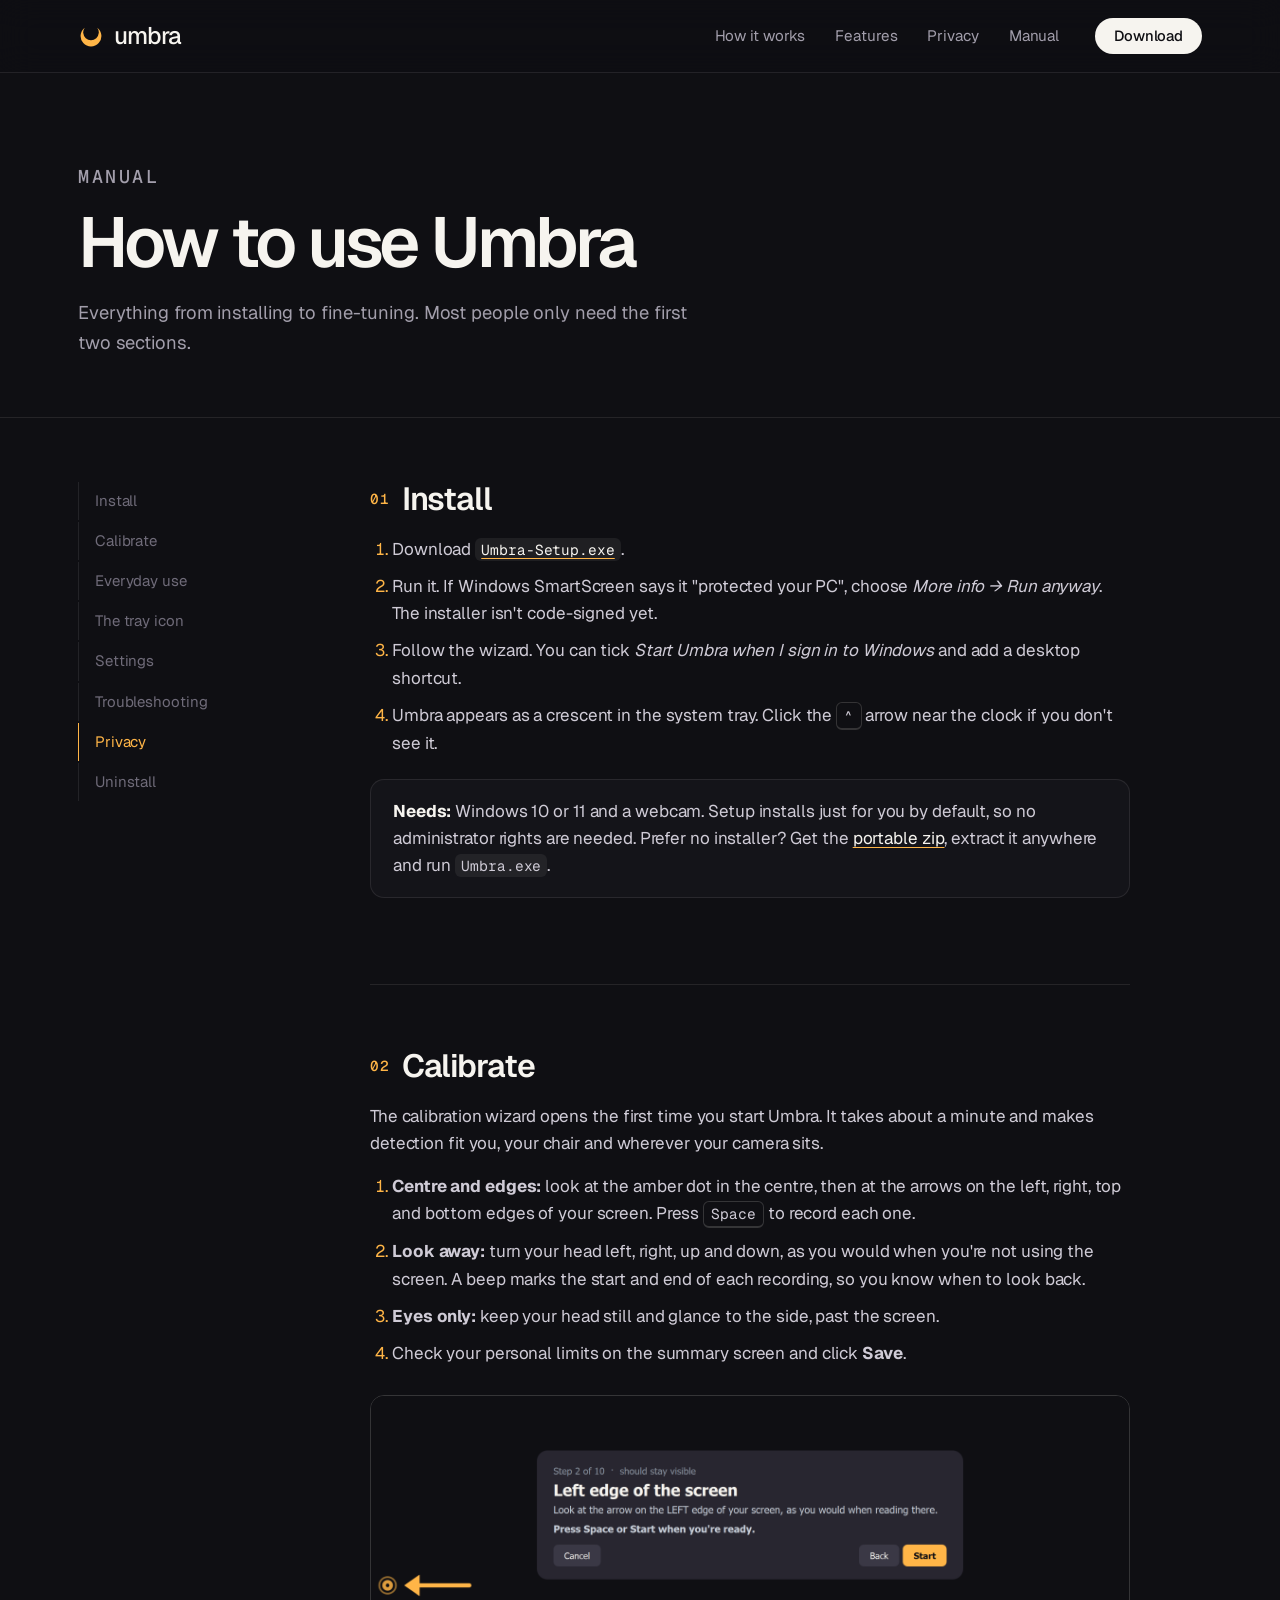
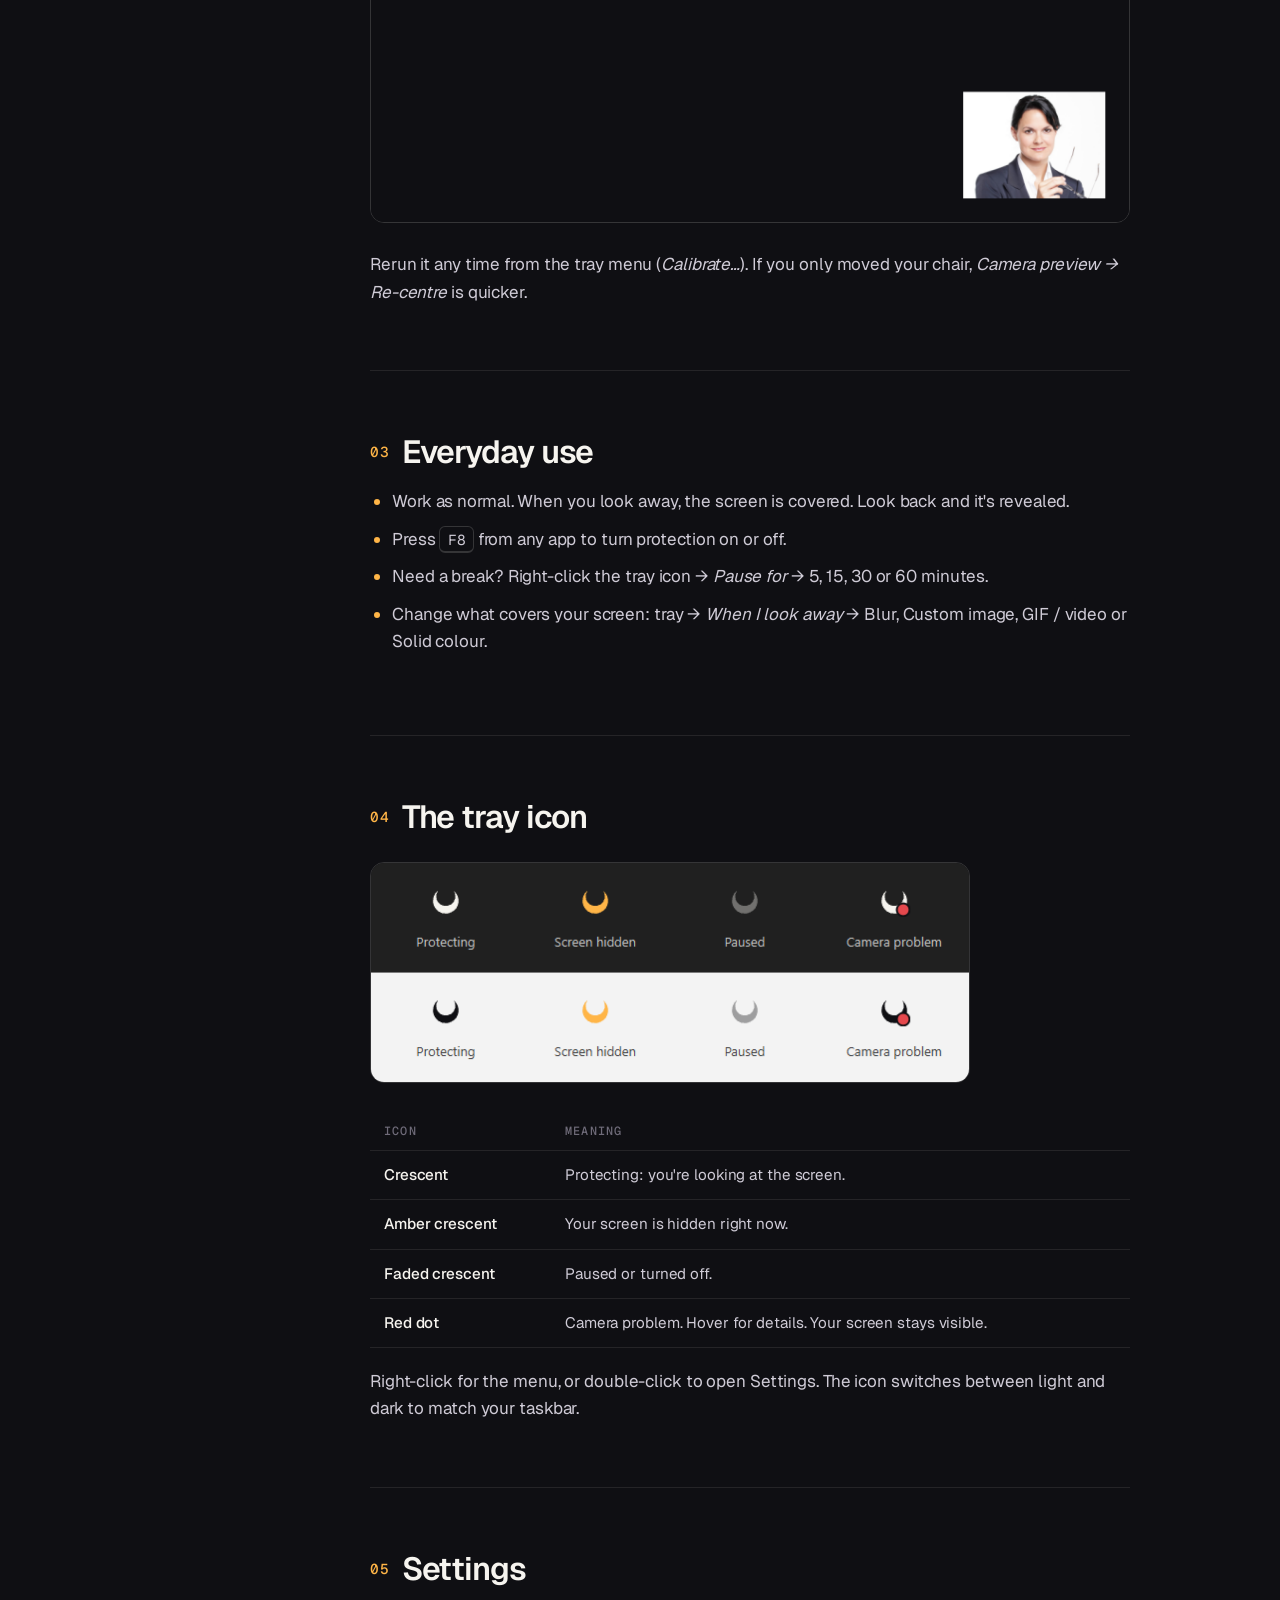
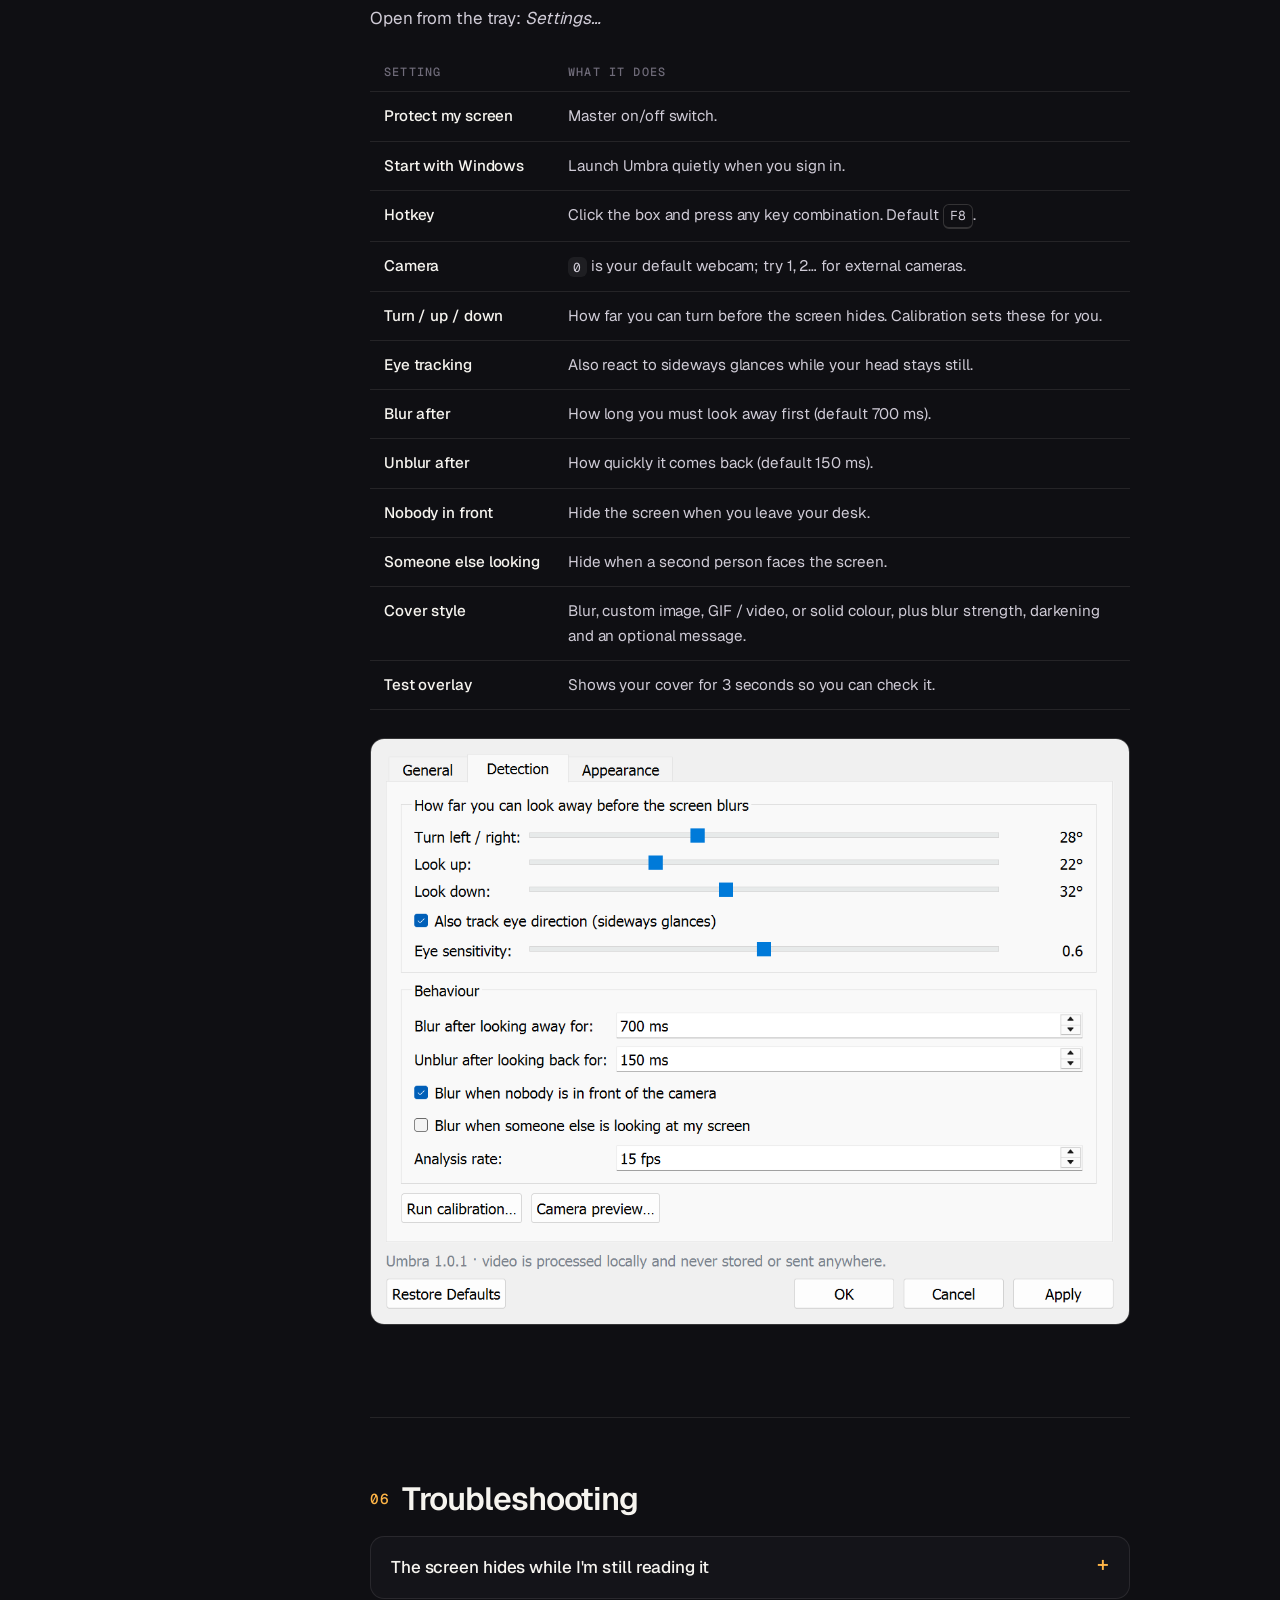
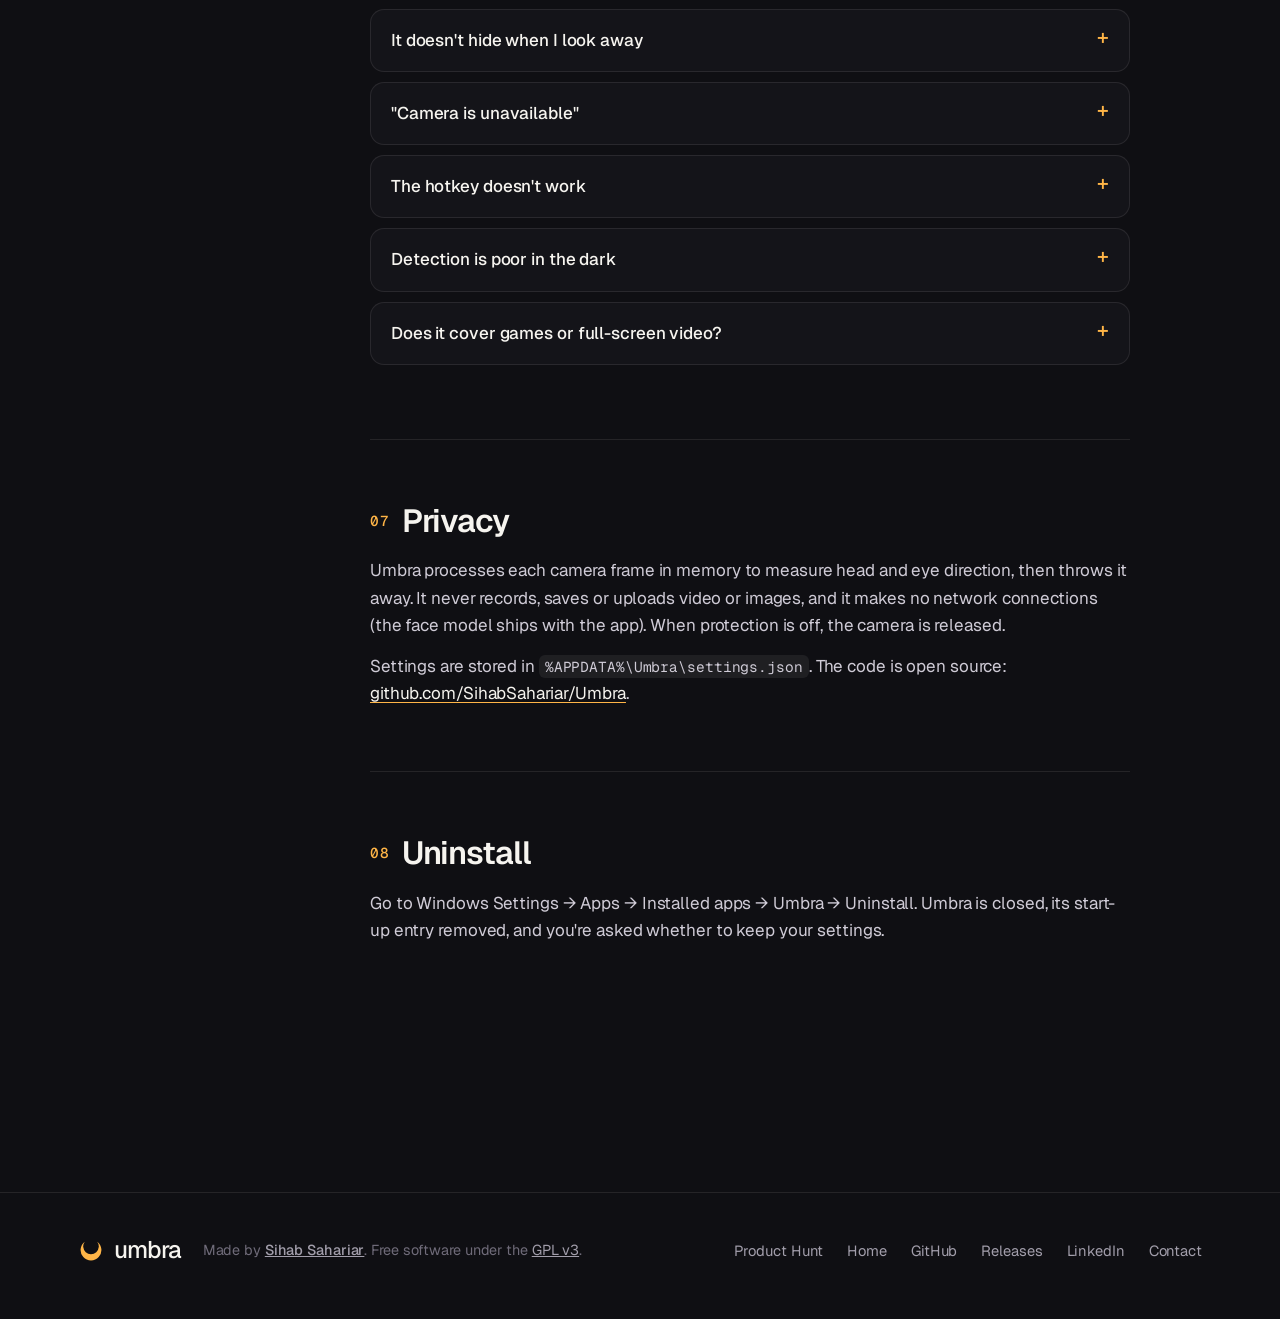
<file: docs/manual.html>
<!doctype html>
<html lang="en">
<head>
  <meta charset="utf-8">
  <meta name="viewport" content="width=device-width, initial-scale=1">
  <title>Umbra manual</title>
  <meta name="description" content="How to install, calibrate and use Umbra, the privacy screen for Windows that hides your display when you look away.">
  <meta name="theme-color" content="#0F0F13">
  <link rel="icon" href="assets/brand/favicon.ico" sizes="any">
  <link rel="icon" href="assets/brand/favicon-32.png" type="image/png" sizes="32x32">
  <link rel="preconnect" href="https://fonts.googleapis.com">
  <link rel="preconnect" href="https://fonts.gstatic.com" crossorigin>
  <link href="https://fonts.googleapis.com/css2?family=Geist:wght@300;400;500;600;700&family=Geist+Mono:wght@400;500&display=swap" rel="stylesheet">
  <link rel="stylesheet" href="style.css">
</head>
<body>

<svg width="0" height="0" style="position:absolute" aria-hidden="true">
  <symbol id="mark" viewBox="0 0 100 100"><path d="M26 18A40 40 0 1 0 74 18A30 30 0 1 1 26 18Z"/></symbol>
</svg>

<header class="nav scrolled" id="nav" data-solid>
  <div class="wrap nav-inner">
    <a class="brand" href="index.html" aria-label="Umbra home"><svg class="brand-mark"><use href="#mark"/></svg><span>umbra</span></a>
    <nav class="nav-links" aria-label="Sections">
      <a href="index.html#how">How it works</a>
      <a href="index.html#features">Features</a>
      <a href="index.html#privacy">Privacy</a>
      <a href="manual.html" aria-current="page">Manual</a>
    </nav>
    <a class="btn btn-light btn-sm nav-cta" href="https://github.com/SihabSahariar/Umbra/releases/latest/download/Umbra-Setup.exe">Download</a>
  </div>
</header>

<main>
  <div class="doc-hero">
    <div class="wrap">
      <p class="kicker">Manual</p>
      <h1>How to use Umbra</h1>
      <p>Everything from installing to fine-tuning. Most people only need the first two sections.</p>
    </div>
  </div>

  <div class="wrap doc">
    <nav class="toc" aria-label="Manual contents">
      <a href="#install">Install</a>
      <a href="#calibrate">Calibrate</a>
      <a href="#daily">Everyday use</a>
      <a href="#tray">The tray icon</a>
      <a href="#settings">Settings</a>
      <a href="#troubleshooting">Troubleshooting</a>
      <a href="#privacy">Privacy</a>
      <a href="#uninstall">Uninstall</a>
    </nav>

    <article class="prose">
      <section id="install">
        <h2><span class="num">01</span>Install</h2>
        <ol>
          <li>Download <a href="https://github.com/SihabSahariar/Umbra/releases/latest/download/Umbra-Setup.exe"><code>Umbra-Setup.exe</code></a>.</li>
          <li>Run it. If Windows SmartScreen says it "protected your PC", choose <em>More info → Run anyway</em>. The installer isn't code-signed yet.</li>
          <li>Follow the wizard. You can tick <em>Start Umbra when I sign in to Windows</em> and add a desktop shortcut.</li>
          <li>Umbra appears as a crescent in the system tray. Click the <kbd>^</kbd> arrow near the clock if you don't see it.</li>
        </ol>
        <p class="callout"><strong>Needs:</strong> Windows 10 or 11 and a webcam. Setup installs just for you by default, so no administrator rights are needed. Prefer no installer? Get the <a href="https://github.com/SihabSahariar/Umbra/releases/latest/download/Umbra-win64.zip">portable zip</a>, extract it anywhere and run <code>Umbra.exe</code>.</p>
      </section>

      <section id="calibrate">
        <h2><span class="num">02</span>Calibrate</h2>
        <p>The calibration wizard opens the first time you start Umbra. It takes about a minute and makes detection fit you, your chair and wherever your camera sits.</p>
        <ol>
          <li><strong>Centre and edges:</strong> look at the amber dot in the centre, then at the arrows on the left, right, top and bottom edges of your screen. Press <kbd>Space</kbd> to record each one.</li>
          <li><strong>Look away:</strong> turn your head left, right, up and down, as you would when you're not using the screen. A beep marks the start and end of each recording, so you know when to look back.</li>
          <li><strong>Eyes only:</strong> keep your head still and glance to the side, past the screen.</li>
          <li>Check your personal limits on the summary screen and click <strong>Save</strong>.</li>
        </ol>
        <figure><img src="assets/img/wizard-edge.png" alt="Calibration wizard asking you to look at the left edge of the screen" loading="lazy" width="1600" height="900"></figure>
        <p>Rerun it any time from the tray menu (<em>Calibrate…</em>). If you only moved your chair, <em>Camera preview → Re-centre</em> is quicker.</p>
      </section>

      <section id="daily">
        <h2><span class="num">03</span>Everyday use</h2>
        <ul>
          <li>Work as normal. When you look away, the screen is covered. Look back and it's revealed.</li>
          <li>Press <kbd>F8</kbd> from any app to turn protection on or off.</li>
          <li>Need a break? Right-click the tray icon → <em>Pause for</em> → 5, 15, 30 or 60 minutes.</li>
          <li>Change what covers your screen: tray → <em>When I look away</em> → Blur, Custom image, GIF / video or Solid colour.</li>
        </ul>
      </section>

      <section id="tray">
        <h2><span class="num">04</span>The tray icon</h2>
        <figure class="narrow"><img src="assets/img/tray-states.png" alt="Tray icon states on dark and light taskbars" loading="lazy" width="600" height="220"></figure>
        <table>
          <thead><tr><th>Icon</th><th>Meaning</th></tr></thead>
          <tbody>
            <tr><td>Crescent</td><td>Protecting: you're looking at the screen.</td></tr>
            <tr><td>Amber crescent</td><td>Your screen is hidden right now.</td></tr>
            <tr><td>Faded crescent</td><td>Paused or turned off.</td></tr>
            <tr><td>Red dot</td><td>Camera problem. Hover for details. Your screen stays visible.</td></tr>
          </tbody>
        </table>
        <p>Right-click for the menu, or double-click to open Settings. The icon switches between light and dark to match your taskbar.</p>
      </section>

      <section id="settings">
        <h2><span class="num">05</span>Settings</h2>
        <p>Open from the tray: <em>Settings…</em></p>
        <table>
          <thead><tr><th>Setting</th><th>What it does</th></tr></thead>
          <tbody>
            <tr><td>Protect my screen</td><td>Master on/off switch.</td></tr>
            <tr><td>Start with Windows</td><td>Launch Umbra quietly when you sign in.</td></tr>
            <tr><td>Hotkey</td><td>Click the box and press any key combination. Default <kbd>F8</kbd>.</td></tr>
            <tr><td>Camera</td><td><code>0</code> is your default webcam; try 1, 2… for external cameras.</td></tr>
            <tr><td>Turn / up / down</td><td>How far you can turn before the screen hides. Calibration sets these for you.</td></tr>
            <tr><td>Eye tracking</td><td>Also react to sideways glances while your head stays still.</td></tr>
            <tr><td>Blur after</td><td>How long you must look away first (default 700 ms).</td></tr>
            <tr><td>Unblur after</td><td>How quickly it comes back (default 150 ms).</td></tr>
            <tr><td>Nobody in front</td><td>Hide the screen when you leave your desk.</td></tr>
            <tr><td>Someone else looking</td><td>Hide when a second person faces the screen.</td></tr>
            <tr><td>Cover style</td><td>Blur, custom image, GIF / video, or solid colour, plus blur strength, darkening and an optional message.</td></tr>
            <tr><td>Test overlay</td><td>Shows your cover for 3 seconds so you can check it.</td></tr>
          </tbody>
        </table>
        <figure><img src="assets/img/settings-detection.png" alt="Settings window, Detection tab" loading="lazy" width="1120" height="864"></figure>
      </section>

      <section id="troubleshooting">
        <h2><span class="num">06</span>Troubleshooting</h2>
        <details><summary>The screen hides while I'm still reading it</summary>
          <p>Run <em>Calibrate…</em> again and look at the real edges of your screen during the edge steps. You can also raise the angles or the <em>Blur after</em> delay in Settings → Detection. If it happens when you glance at the keyboard, raise <em>Look down</em>.</p></details>
        <details><summary>It doesn't hide when I look away</summary>
          <p>Open <em>Camera preview…</em> and turn your head: the readout shows FOCUSED or AWAY and why. Lower the angles, or rerun calibration and turn further during the look-away steps.</p></details>
        <details><summary>"Camera is unavailable"</summary>
          <p>Another app (Teams, Zoom, the Camera app) may be using the webcam, or camera access may be off in Windows Settings → Privacy &amp; security → Camera. For an external webcam, try camera 1 or 2 in Settings → General. Umbra retries every few seconds.</p></details>
        <details><summary>The hotkey doesn't work</summary>
          <p>Another program may already use that key. Umbra tells you when it can't register one. Pick a different combination in Settings → General.</p></details>
        <details><summary>Detection is poor in the dark</summary>
          <p>The face tracker needs to see your face. Put some light in front of you rather than behind you.</p></details>
        <details><summary>Does it cover games or full-screen video?</summary>
          <p>Ordinary windows and borderless-windowed apps, yes. Exclusive-fullscreen games draw above everything and can't be covered.</p></details>
      </section>

      <section id="privacy">
        <h2><span class="num">07</span>Privacy</h2>
        <p>Umbra processes each camera frame in memory to measure head and eye direction, then throws it away. It never records, saves or uploads video or images, and it makes no network connections (the face model ships with the app). When protection is off, the camera is released.</p>
        <p>Settings are stored in <code>%APPDATA%\Umbra\settings.json</code>. The code is open source: <a href="https://github.com/SihabSahariar/Umbra">github.com/SihabSahariar/Umbra</a>.</p>
      </section>

      <section id="uninstall">
        <h2><span class="num">08</span>Uninstall</h2>
        <p>Go to Windows Settings → Apps → Installed apps → Umbra → Uninstall. Umbra is closed, its start-up entry removed, and you're asked whether to keep your settings.</p>
      </section>
    </article>
  </div>
</main>

<footer class="footer">
  <div class="wrap footer-inner">
    <div class="footer-brand">
      <a class="brand" href="index.html"><svg class="brand-mark"><use href="#mark"/></svg><span>umbra</span></a>
      <p>Made by <a href="https://www.producthunt.com/@sihab_sahariar"><strong>Sihab Sahariar</strong></a>. Free software under the <a href="https://github.com/SihabSahariar/Umbra/blob/main/LICENSE">GPL v3</a>.</p>
    </div>
    <nav class="footer-links" aria-label="Footer">
      <a href="https://www.producthunt.com/products/umbra-5?embed=true&amp;utm_source=badge-featured&amp;utm_medium=badge&amp;utm_campaign=badge-umbra-a3c5c015-e0b5-4709-afea-d50c8ecc3d64">Product Hunt</a>
      <a href="index.html">Home</a>
      <a href="https://github.com/SihabSahariar/Umbra">GitHub</a>
      <a href="https://github.com/SihabSahariar/Umbra/releases">Releases</a>
      <a href="https://www.linkedin.com/in/sihabsahariar/">LinkedIn</a>
      <a href="mailto:sihabsahariarcse@gmail.com">Contact</a>
    </nav>
  </div>
</footer>

<script src="site.js"></script>
</body>
</html>
</file>
<file: docs/style.css>
/* Umbra - site styles. Brand: Amber #FFB547 · Ink #0F0F13 · Ink 2 #2A2833 · Paper #F6F4EF · Geist */
:root {
  --amber: #FFB547;
  --amber-hi: #FFC977;
  --ink: #0F0F13;
  --ink-1: #141419;
  --ink-2: #1C1B22;
  --ink-3: #2A2833;
  --line: rgba(246, 244, 239, .09);
  --line-2: rgba(246, 244, 239, .16);
  --paper: #F6F4EF;
  --paper-2: #ECE9E2;
  --text: #F6F4EF;
  --muted: #A29EAB;
  --dim: #6F6B79;
  --ink-text: #17161C;
  --ink-muted: #5E5A66;
  --r: 20px;
  --wrap: 1180px;
  --font: "Geist", ui-sans-serif, system-ui, -apple-system, "Segoe UI", sans-serif;
  --mono: "Geist Mono", ui-monospace, "Cascadia Code", Consolas, monospace;
  --ease: cubic-bezier(.2, .7, .2, 1);
  color-scheme: dark;
}

*, *::before, *::after { box-sizing: border-box; }
html { scroll-behavior: smooth; scroll-padding-top: 80px; -webkit-text-size-adjust: 100%; }
body {
  margin: 0; background: var(--ink); color: var(--text);
  font: 400 17px/1.6 var(--font); letter-spacing: -0.006em;
  -webkit-font-smoothing: antialiased; -moz-osx-font-smoothing: grayscale;
  overflow-x: hidden;
}
img, video { max-width: 100%; height: auto; display: block; }
a { color: inherit; }
h1, h2, h3 { margin: 0; font-weight: 600; letter-spacing: -0.035em; line-height: 1.05; }
h3 { font-size: 1.15rem; letter-spacing: -0.02em; line-height: 1.25; }
p { margin: 0; }
code, kbd { font-family: var(--mono); font-size: .85em; }
code { background: rgba(127, 127, 127, .14); padding: .12em .42em; border-radius: 6px; }
kbd { display: inline-block; padding: .05em .5em; border-radius: 6px; border: 1px solid var(--line-2); border-bottom-width: 2px; }
::selection { background: var(--amber); color: var(--ink); }
:focus-visible { outline: 2px solid var(--amber); outline-offset: 3px; border-radius: 8px; }

.wrap { max-width: var(--wrap); margin: 0 auto; padding: 0 28px; }
.kicker { font: 500 .8rem/1 var(--mono); letter-spacing: .14em; text-transform: uppercase; color: var(--amber); margin-bottom: 20px; }
.light .kicker { color: #B7700A; }
h2.split { font-size: clamp(2.1rem, 4.6vw, 3.6rem); max-width: 18ch; }

/* ------------------------------------------------------------------ buttons */
.btn {
  display: inline-flex; align-items: center; gap: 10px; padding: 15px 24px; border-radius: 999px;
  font: 500 1rem/1 var(--font); text-decoration: none; letter-spacing: -0.01em; white-space: nowrap;
  border: 1px solid transparent; transition: transform .25s var(--ease), background .2s, border-color .2s, box-shadow .25s;
}
.btn:hover { transform: translateY(-2px); }
.btn .ico { width: 17px; height: 17px; fill: currentColor; }
.btn-amber { background: var(--amber); color: var(--ink); box-shadow: 0 10px 40px -10px rgba(255, 181, 71, .55); }
.btn-amber:hover { background: var(--amber-hi); box-shadow: 0 14px 50px -10px rgba(255, 181, 71, .7); }
.btn-ghost { border-color: var(--line-2); color: var(--text); background: rgba(246, 244, 239, .03); }
.btn-ghost:hover { border-color: rgba(246, 244, 239, .35); background: rgba(246, 244, 239, .06); }
.btn-light { background: var(--paper); color: var(--ink); }
.btn-light:hover { background: #fff; }
.btn-sm { padding: 10px 18px; font-size: .92rem; }

/* ------------------------------------------------------------------ nav */
.nav { position: fixed; inset: 0 0 auto; z-index: 50; transition: background .3s, border-color .3s, backdrop-filter .3s; border-bottom: 1px solid transparent; }
.nav.scrolled { background: rgba(15, 15, 19, .72); backdrop-filter: blur(16px) saturate(140%); -webkit-backdrop-filter: blur(16px) saturate(140%); border-bottom-color: var(--line); }
.nav-inner { display: flex; align-items: center; gap: 36px; height: 72px; }
.brand { display: inline-flex; align-items: center; gap: 10px; text-decoration: none; color: var(--text); }
.brand span { font-weight: 500; font-size: 1.5rem; letter-spacing: -0.045em; line-height: 1; }
.brand-mark { width: 26px; height: 26px; fill: var(--amber); flex: none; }
.nav-links { display: flex; gap: 30px; margin-left: auto; }
.nav-links a { color: var(--muted); text-decoration: none; font-size: .95rem; transition: color .2s; }
.nav-links a:hover { color: var(--text); }

/* ------------------------------------------------------------------ hero */
.hero { position: relative; padding: 168px 0 110px; overflow: hidden; isolation: isolate; }
.eclipse-bg {
  position: absolute; z-index: -1; left: 50%; top: -520px; width: 1100px; height: 1100px; transform: translateX(-50%);
  border-radius: 50%;
  background: radial-gradient(circle at 50% 50%, rgba(255, 181, 71, .22), rgba(255, 181, 71, .06) 45%, transparent 68%);
}
.eclipse-bg::after { /* the dark body passing in front */
  content: ""; position: absolute; left: 50%; top: 16%; width: 62%; height: 62%; transform: translateX(-50%);
  border-radius: 50%; background: radial-gradient(circle, var(--ink) 58%, transparent 71%);
}
.hero-inner { text-align: center; display: flex; flex-direction: column; align-items: center; }
.chip {
  display: inline-flex; align-items: center; gap: 10px; padding: 8px 16px; border-radius: 999px; margin-bottom: 34px;
  border: 1px solid var(--line-2); background: rgba(246, 244, 239, .04); color: var(--muted);
  font-size: .88rem; text-decoration: none; transition: border-color .2s, color .2s;
}
.chip:hover { border-color: rgba(255, 181, 71, .5); color: var(--text); }
.chip-dot { width: 7px; height: 7px; border-radius: 50%; background: var(--amber); box-shadow: 0 0 0 4px rgba(255, 181, 71, .18); }
.hero h1 { font-size: clamp(3rem, 8.4vw, 6.6rem); letter-spacing: -0.055em; line-height: .98; font-weight: 600; }
.hides { display: inline-block; color: var(--amber); animation: hide 7s var(--ease) infinite; }
@keyframes hide {
  0%, 38%, 100% { filter: blur(0); opacity: 1; }
  48%, 66% { filter: blur(14px); opacity: .55; }
  72% { filter: blur(0); opacity: 1; }
}
.lede { max-width: 40rem; margin: 30px auto 0; color: var(--muted); font-size: clamp(1.05rem, 1.6vw, 1.25rem); line-height: 1.55; }
.cta { display: flex; flex-wrap: wrap; gap: 12px; justify-content: center; margin-top: 40px; }
.meta { margin-top: 18px; color: var(--dim); font-size: .85rem; font-family: var(--mono); letter-spacing: -.01em; }

.stage { position: relative; margin: 88px auto 0; max-width: 1060px; }
.stage-glow { position: absolute; inset: 8% 6% -4%; z-index: -1; filter: blur(80px); opacity: .5;
  background: radial-gradient(60% 60% at 50% 60%, rgba(255, 181, 71, .45), transparent 70%); }
.screen {
  border-radius: 18px; overflow: hidden; background: var(--ink-2);
  border: 1px solid var(--line-2);
  box-shadow: 0 50px 120px -40px rgba(0, 0, 0, .9), 0 0 0 8px rgba(246, 244, 239, .025);
}
.screen-bar { display: flex; align-items: center; gap: 7px; height: 38px; padding: 0 16px; border-bottom: 1px solid var(--line); background: var(--ink-1); }
.screen-bar span { width: 11px; height: 11px; border-radius: 50%; background: var(--ink-3); }
.screen-bar em { margin-left: auto; font: 500 .72rem/1 var(--mono); font-style: normal; color: var(--dim); letter-spacing: .08em; text-transform: uppercase; }
.screen-bar em::before { content: ""; display: inline-block; width: 7px; height: 7px; border-radius: 50%; background: #E5484D; margin-right: 8px; vertical-align: 1px; animation: rec 1.6s ease-in-out infinite; }
@keyframes rec { 50% { opacity: .25; } }
.screen video { width: 100%; aspect-ratio: 16 / 9; object-fit: cover; background: var(--ink); }
.stage figcaption { text-align: center; color: var(--dim); font-size: .92rem; margin: 22px auto 0; max-width: 46rem; }

/* ------------------------------------------------------------------ try it */
.try { padding: 120px 0; }
.try-grid { display: grid; grid-template-columns: .85fr 1.15fr; gap: 72px; align-items: center; }
.try-copy h2 { font-size: clamp(2rem, 3.8vw, 3rem); margin-bottom: 22px; max-width: 13ch; }
.try-copy p { color: var(--muted); font-size: 1.08rem; max-width: 30rem; }
.hint { margin-top: 26px !important; font: 500 .85rem var(--mono) !important; color: var(--dim) !important; display: flex; align-items: center; gap: 10px; }
.hint::before { content: ""; width: 8px; height: 8px; border-radius: 50%; background: var(--paper); transition: background .3s; }
.hint.away { color: var(--amber) !important; }
.hint.away::before { background: var(--amber); box-shadow: 0 0 0 4px rgba(255, 181, 71, .2); }
.try-screen { position: relative; border-radius: 16px; overflow: hidden; border: 1px solid var(--line-2); cursor: default;
  box-shadow: 0 40px 90px -40px rgba(0, 0, 0, .85); }
.try-screen img { transition: filter .35s var(--ease), transform .6s var(--ease); }
.try-cover { position: absolute; inset: 0; display: grid; place-items: end center; padding-bottom: 12%;
  background: rgba(15, 15, 19, .12); opacity: 0; transition: opacity .3s var(--ease); pointer-events: none; }
.try-pill { display: inline-flex; align-items: center; gap: 10px; padding: 11px 20px; border-radius: 999px;
  background: rgba(15, 15, 19, .82); color: var(--paper); font-size: .95rem; backdrop-filter: blur(6px); }
.try-pill .brand-mark { width: 18px; height: 18px; }
.try-screen.away img { filter: blur(18px) saturate(.9); transform: scale(1.04); }
.try-screen.away .try-cover { opacity: 1; }
.try-touch { display: none; position: absolute; top: 12px; right: 12px; padding: 8px 14px; border-radius: 999px; border: 0;
  background: rgba(15, 15, 19, .8); color: var(--paper); font: 500 .8rem var(--font); cursor: pointer; }

/* ------------------------------------------------------------------ light sections */
.light { background: var(--paper); color: var(--ink-text); }
.light code, .light kbd { border-color: rgba(0, 0, 0, .15); }
.how { padding: 130px 0; }
.how-grid { display: grid; grid-template-columns: repeat(3, 1fr); gap: 28px; margin-top: 70px; }
.how-grid article { background: #fff; border-radius: var(--r); padding: 34px 32px 36px; border: 1px solid rgba(15, 15, 19, .07);
  box-shadow: 0 1px 0 rgba(15, 15, 19, .04), 0 30px 60px -45px rgba(15, 15, 19, .35); }
.how-art { width: 100%; height: 140px; color: var(--ink-text); margin-bottom: 26px; }
.num { display: block; font: 500 .8rem var(--mono); color: #B7700A; margin-bottom: 12px; letter-spacing: .06em; }
.how-grid h3 { font-size: 1.35rem; margin-bottom: 10px; }
.how-grid p { color: var(--ink-muted); }

/* ------------------------------------------------------------------ bento */
.features { padding: 140px 0 120px; }
.bento { display: grid; grid-template-columns: repeat(6, 1fr); gap: 18px; margin-top: 70px; }
.tile { position: relative; overflow: hidden; border-radius: var(--r); background: var(--ink-1); border: 1px solid var(--line);
  padding: 32px; display: flex; flex-direction: column; gap: 10px; min-height: 260px;
  transition: border-color .3s, transform .4s var(--ease); }
.tile:hover { border-color: var(--line-2); }
.tile h3 { font-size: 1.3rem; }
.tile p { color: var(--muted); font-size: .98rem; }
.tile-copy { display: flex; flex-direction: column; gap: 10px; position: relative; z-index: 1; }
.tile img { border-radius: 12px; border: 1px solid var(--line); }

.t-cal { grid-column: span 4; grid-row: span 2; }
.t-cal .tile-copy { max-width: 30rem; }
.t-cal img { margin-top: auto; transform: translateY(12%) scale(1.02); transform-origin: top; box-shadow: 0 -20px 60px -20px rgba(0,0,0,.6); }
.t-key, .t-stat { grid-column: span 2; }
.keycap { width: 92px; height: 86px; border-radius: 16px; display: grid; place-items: center; margin-bottom: auto;
  font: 600 1.7rem var(--font); color: var(--ink);
  background: linear-gradient(180deg, #FFD08A, var(--amber)); box-shadow: inset 0 -6px 0 rgba(0, 0, 0, .18), 0 16px 34px -12px rgba(255, 181, 71, .6); }
.tile .stat { font-size: 4.6rem; font-weight: 600; letter-spacing: -0.06em; line-height: 1; margin-bottom: auto !important; color: var(--text) !important; }
.stat span { color: var(--amber); }
.t-modes { grid-column: span 3; grid-row: span 2; }
.t-modes img { margin-top: auto; }
.seg { display: inline-flex; flex-wrap: wrap; gap: 4px; padding: 4px; border-radius: 999px; background: var(--ink); border: 1px solid var(--line); align-self: flex-start; margin-top: 6px; }
.seg button { font: 500 .85rem var(--font); color: var(--muted); background: none; border: 0; padding: 7px 14px; border-radius: 999px; cursor: pointer; transition: background .2s, color .2s; }
.seg button:hover { color: var(--text); }
.seg button[aria-selected="true"] { background: var(--paper); color: var(--ink); }
.t-tray { grid-column: span 3; flex-direction: row; align-items: center; gap: 28px; }
.t-tray img { width: 44%; flex: none; border: 0; border-radius: 10px; box-shadow: 0 24px 50px -20px rgba(0,0,0,.7); }
.t-eyes { grid-column: span 3; }
.faces { display: flex; margin-bottom: auto; }
.faces span { width: 64px; height: 64px; border-radius: 50%; border: 2px solid var(--paper); position: relative; background: var(--ink-2); }
.faces span::before, .faces span::after { content: ""; position: absolute; top: 24px; width: 7px; height: 7px; border-radius: 50%; background: currentColor; color: var(--paper); }
.faces span::before { left: 18px; } .faces span::after { right: 18px; }
.faces .f2 { margin-left: -14px; border-color: var(--amber); color: var(--amber); transform: scale(.82); transform-origin: bottom; }
.faces .f2::before, .faces .f2::after { background: var(--amber); }
.t-safe { grid-column: span 6; min-height: 0; display: grid; grid-template-columns: auto auto 1fr; align-items: center; column-gap: 28px;
  background: linear-gradient(100deg, var(--ink-1), #1d1a12); }
.t-safe p { max-width: 36rem; }
.t-safe::before { content: ""; width: 44px; height: 44px; border-radius: 12px;
  margin-bottom: 0;
  background: rgba(255, 181, 71, .12) url("data:image/svg+xml,%3Csvg xmlns='http://www.w3.org/2000/svg' viewBox='0 0 24 24' fill='none' stroke='%23FFB547' stroke-width='2' stroke-linecap='round' stroke-linejoin='round'%3E%3Cpath d='M12 3 4 6v6c0 5 3.5 8 8 9 4.5-1 8-4 8-9V6l-8-3Z'/%3E%3Cpath d='m9 12 2 2 4-4'/%3E%3C/svg%3E") center / 22px no-repeat; }

/* ------------------------------------------------------------------ privacy */
.privacy { padding: 150px 0; position: relative; overflow: hidden;
  background: radial-gradient(900px 500px at 85% 110%, rgba(255, 181, 71, .12), transparent 70%), var(--ink); border-top: 1px solid var(--line); }
.privacy h2.big { font-size: clamp(2.6rem, 7vw, 5.6rem); letter-spacing: -0.055em; line-height: 1; }
.facts { display: grid; grid-template-columns: repeat(3, 1fr); margin-top: 72px; border-top: 1px solid var(--line-2); }
.facts > div { padding: 28px 28px 0 0; display: flex; flex-direction: column; gap: 6px; }
.facts > div + div { padding-left: 28px; border-left: 1px solid var(--line); }
.fact-n { font-size: clamp(2.6rem, 5vw, 4rem); font-weight: 600; letter-spacing: -0.05em; line-height: 1; color: var(--amber); }
.fact-l { font: 500 .85rem var(--mono); color: var(--muted); letter-spacing: .02em; }
.privacy-note { margin-top: 56px; max-width: 44rem; color: var(--muted); font-size: 1.08rem; }
.privacy-note a { color: var(--text); text-decoration-color: var(--amber); text-underline-offset: 4px; }

/* ------------------------------------------------------------------ get started */
.start { padding: 130px 0; }
.start-steps { list-style: none; margin: 64px 0 0; padding: 0; display: grid; grid-template-columns: repeat(3, 1fr); gap: 0; border-top: 1px solid rgba(15, 15, 19, .12); }
.start-steps li { padding: 34px 36px 0 0; }
.start-steps li + li { padding-left: 36px; border-left: 1px solid rgba(15, 15, 19, .1); }
.start-steps h3 { font-size: 1.5rem; margin-bottom: 10px; }
.start-steps p { color: var(--ink-muted); }
.start-more { margin-top: 56px; color: var(--ink-muted); }
.start-more a { color: var(--ink-text); font-weight: 500; text-decoration-color: #B7700A; text-underline-offset: 4px; }

/* ------------------------------------------------------------------ credits */
.credits { padding: 130px 0 110px; }
.credit-list { list-style: none; margin: 60px 0 0; padding: 0; display: grid; grid-template-columns: repeat(4, 1fr); border-top: 1px solid var(--line); border-left: 1px solid var(--line); }
.credit-list li { border-right: 1px solid var(--line); border-bottom: 1px solid var(--line); }
.credit-list a { display: flex; flex-direction: column; gap: 4px; padding: 26px 24px; min-height: 150px; text-decoration: none; transition: background .25s; }
.credit-list a:hover { background: var(--ink-1); }
.credit-list strong { font-size: 1.15rem; font-weight: 600; letter-spacing: -0.02em; }
.credit-list span { color: var(--muted); font-size: .92rem; }
.credit-list em { margin-top: auto; font: 500 .74rem var(--mono); font-style: normal; color: var(--amber); letter-spacing: .03em; }

/* ------------------------------------------------------------------ final */
.final { padding: 120px 0 150px; text-align: center; position: relative; overflow: hidden; }
.final-inner { display: flex; flex-direction: column; align-items: center; }
.moon { position: relative; width: 150px; height: 150px; border-radius: 50%; background: var(--amber); margin-bottom: 46px;
  box-shadow: 0 0 90px 10px rgba(255, 181, 71, .28); }
.moon span { position: absolute; left: 12.5%; width: 75%; height: 75%; border-radius: 50%; background: var(--ink);
  top: -110%; transition: top 1.6s var(--ease); }
.moon.in span { top: -4.7%; }  /* settles into the Umbra crescent: inner r 0.75R, centre 0.35R above (from the mark SVG) */
.final h2 { font-size: clamp(2.6rem, 6.4vw, 5rem); letter-spacing: -0.05em; }
.final p { color: var(--muted); margin-top: 20px; font-size: 1.1rem; }

/* ------------------------------------------------------------------ footer */
.footer { border-top: 1px solid var(--line); padding: 44px 0 56px; }
.footer-inner { display: flex; justify-content: space-between; align-items: center; gap: 24px; flex-wrap: wrap; }
.footer-brand { display: flex; align-items: center; gap: 22px; flex-wrap: wrap; }
.footer-brand p { color: var(--dim); font-size: .9rem; }
.footer-brand strong { color: var(--muted); font-weight: 500; }
.footer-brand a:not(.brand) { color: var(--muted); }
.footer-links { display: flex; gap: 24px; flex-wrap: wrap; }
.footer-links a { color: var(--muted); text-decoration: none; font-size: .92rem; }
.footer-links a:hover { color: var(--amber); }

/* ------------------------------------------------------------------ reveal on scroll */
.reveal { opacity: 0; transform: translateY(28px); transition: opacity .9s var(--ease), transform .9s var(--ease); }
.reveal.in { opacity: 1; transform: none; }

/* ------------------------------------------------------------------ manual page */
.doc-hero { padding: 150px 0 60px; border-bottom: 1px solid var(--line); }
.doc-hero h1 { font-size: clamp(2.6rem, 6vw, 4.4rem); letter-spacing: -0.05em; }
.doc-hero p { color: var(--muted); margin-top: 18px; font-size: 1.15rem; max-width: 40rem; }
.doc { display: grid; grid-template-columns: 220px minmax(0, 1fr); gap: 72px; padding-top: 64px; padding-bottom: 120px; }
.toc { position: sticky; top: 100px; align-self: start; display: flex; flex-direction: column; gap: 2px; }
.toc a { color: var(--dim); text-decoration: none; padding: 7px 0 7px 16px; border-left: 1px solid var(--line); font-size: .94rem; transition: color .2s, border-color .2s; }
.toc a:hover { color: var(--text); }
.toc a.active { color: var(--amber); border-left-color: var(--amber); }
.prose { max-width: 760px; }
.prose section { padding-bottom: 64px; margin-bottom: 64px; border-bottom: 1px solid var(--line); }
.prose section:last-child { border-bottom: 0; }
.prose h2 { font-size: 2rem; margin-bottom: 20px; letter-spacing: -0.035em; }
.prose h2 .num { display: inline; margin-right: 12px; color: var(--amber); font-size: .9rem; vertical-align: 6px; }
.prose p, .prose li { color: #CFCBD6; }
.prose p + p { margin-top: 14px; }
.prose ol, .prose ul { padding-left: 1.3em; margin: 16px 0; }
.prose li { margin-bottom: 10px; }
.prose li::marker { color: var(--amber); }
.prose a { color: var(--text); text-decoration-color: var(--amber); text-underline-offset: 3px; }
.prose figure { margin: 28px 0; border-radius: 14px; overflow: hidden; border: 1px solid var(--line-2); }
.prose figure.narrow { max-width: 600px; }
.callout { margin: 22px 0; padding: 18px 22px; border-radius: 14px; background: var(--ink-1); border: 1px solid var(--line); color: var(--muted); }
.callout strong { color: var(--text); }
.prose table { width: 100%; border-collapse: collapse; margin: 20px 0; font-size: .95rem; }
.prose th, .prose td { text-align: left; padding: 12px 14px; border-bottom: 1px solid var(--line); vertical-align: top; }
.prose th { color: var(--dim); font: 500 .74rem var(--mono); text-transform: uppercase; letter-spacing: .1em; }
.prose td { color: #CFCBD6; }
.prose td:first-child { color: var(--text); font-weight: 500; white-space: nowrap; }
.prose details { border: 1px solid var(--line); border-radius: 14px; padding: 0 20px; margin-bottom: 10px; background: var(--ink-1); }
.prose summary { cursor: pointer; padding: 17px 0; font-weight: 500; list-style: none; display: flex; justify-content: space-between; gap: 16px; }
.prose summary::-webkit-details-marker { display: none; }
.prose summary::after { content: "+"; color: var(--amber); font-size: 1.3rem; line-height: 1; transition: transform .2s; }
.prose details[open] summary::after { transform: rotate(45deg); }
.prose details p { padding-bottom: 18px; color: var(--muted); }

/* ------------------------------------------------------------------ responsive */
@media (max-width: 1000px) {
  .try-grid { grid-template-columns: 1fr; gap: 44px; }
  .how-grid { grid-template-columns: 1fr; max-width: 560px; }
  .bento { grid-template-columns: repeat(2, 1fr); }
  .t-cal, .t-modes { grid-column: span 2; grid-row: auto; }
  .t-key, .t-stat { grid-column: span 1; }
  .t-tray, .t-eyes, .t-safe { grid-column: span 2; }
  .t-safe { grid-template-columns: auto 1fr; row-gap: 8px; }
  .t-safe p { grid-column: 2; }
  .credit-list { grid-template-columns: repeat(2, 1fr); }
  .doc { grid-template-columns: 1fr; gap: 28px; }
  .toc { position: static; flex-direction: row; flex-wrap: wrap; gap: 4px 14px; }
  .toc a { border-left: 0; padding: 4px 0; }
}
@media (max-width: 720px) {
  body { font-size: 16px; }
  .wrap { padding: 0 18px; }
  .nav-links { display: none; }
  .nav-cta { margin-left: auto; }
  .hero { padding: 128px 0 72px; }
  .eclipse-bg { width: 760px; height: 760px; top: -380px; }
  .stage { margin-top: 56px; }
  .screen-bar { height: 30px; }
  .try, .how, .features, .privacy, .start, .credits { padding: 88px 0; }
  .final { padding: 88px 0 110px; }
  .bento { grid-template-columns: 1fr; }
  .tile, .t-cal, .t-modes, .t-key, .t-stat, .t-tray, .t-eyes, .t-safe { grid-column: auto; }
  .t-tray { flex-direction: column; align-items: flex-start; }
  .t-safe { display: flex; }
  .t-tray img { width: 70%; }
  .facts, .start-steps { grid-template-columns: 1fr; }
  .facts > div + div, .start-steps li + li { padding-left: 0; border-left: 0; border-top: 1px solid var(--line); margin-top: 24px; }
  .start-steps li + li { border-top-color: rgba(15, 15, 19, .1); }
  .credit-list { grid-template-columns: 1fr; }
  .credit-list a { min-height: 0; }
  .try-touch { display: block; }
  .prose table { display: block; overflow-x: auto; }
  .prose td:first-child { white-space: normal; }
}
@media (hover: none) { .try-touch { display: block; } }
@media (prefers-reduced-motion: reduce) {
  html { scroll-behavior: auto; }
  .hides, .screen-bar em::before { animation: none; }
  .reveal { opacity: 1; transform: none; transition: none; }
  .moon span { transition: none; }
  .btn, .tile, .try-screen img { transition: none; }
}

@media (max-width: 720px) { .br-lg { display: none; } }

/* Product Hunt badge */
.ph-badge { margin-top: 26px; display: flex; justify-content: center; }
.ph-badge a { display: inline-block; border-radius: 10px; transition: transform .25s var(--ease); }
.ph-badge a:hover { transform: translateY(-2px); }
.ph-badge img { width: 250px; height: 54px; }
</file>
